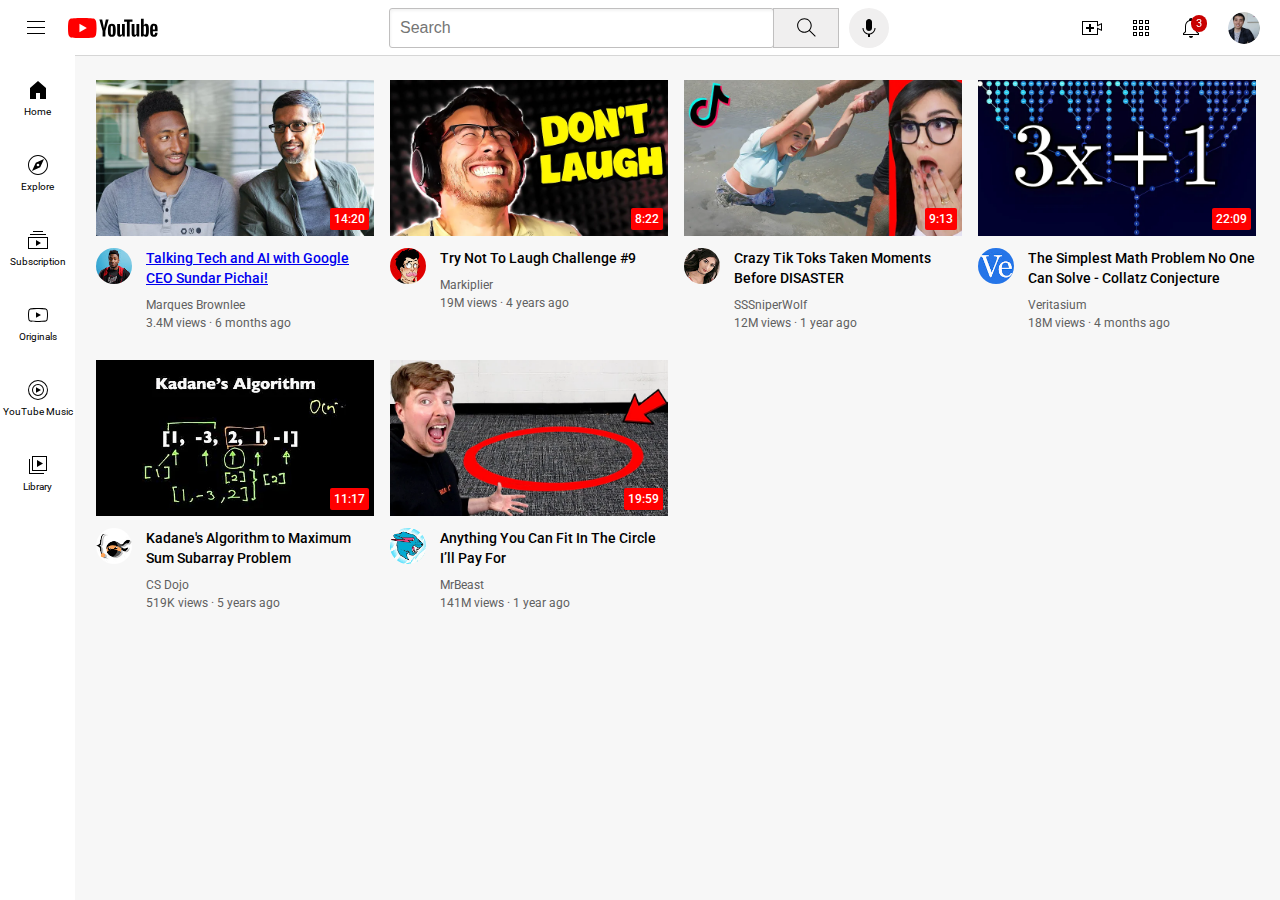
<file: index.html>
<!DOCTYPE html>
<html>
  <head>
    <title>YouTube.com Clone</title>

    <link rel="preconnect" href="https://fonts.googleapis.com">
    <link rel="preconnect" href="https://fonts.gstatic.com" crossorigin>
    <link href="https://fonts.googleapis.com/css2?family=Roboto:wght@400;500;700&display=swap" 
    rel="stylesheet">
    <!--Comment-->
    <link rel="stylesheet" href="styles/video.css">
    <link rel="stylesheet" href="styles/general.css">
    <link rel="stylesheet" href="styles/header.css">
    <link rel="stylesheet" href="styles/sidebar.css">
  </head>
    
  <body>
    <header class="header">
      <div class="left-section">
        <img class="hamburger-menu" src="icons/hamburger-menu.svg">
        <img class="youtube-logo" src="icons/youtube-logo.svg">
        
      </div>
      <div class="middle-section">
        <input class="search-bar" type="text" placeholder="Search">
        <button class="search-button">
          <img class="search-icon" src="icons/search.svg">
          <div class="tooltip">Search</div>
        </button>
        <button class="voice-button">
          <img class="voice-search-icon" src="icons/voice-search-icon.svg">
          <div class="tooltip">Search with your voice</div>
        </button>
      </div>
      <div class="right-section">
        <div class="upload-icon-container"><img class="upload-icon" src="icons/upload.svg">
          <div class="tooltip">Create</div>
        </div>

        <div class="youtube-apps-icon-container">
          <img class="youtube-apps-icon" src="icons/youtube-apps.svg">
          <div class="tooltip">YouTube Apps</div>
        </div>
        
        
        <div class="notifications-icon-container">
          <img class="notifications-icon" src="icons/notifications.svg">
          <div class="tooltip">Notifications</div>
          <div class="notifications-count">3</div>
        </div>
        <img class="current-user-picture" src="channel-pic/my-channel.jpeg">
      </div>
    </header>

      <nav class="sidebar">
        <div class="sidebar-link">
          <img src="icons/home.svg">
          <div>Home</div>
        </div>
        <div class="sidebar-link">
          <img src="icons/explore.svg">
          <div>Explore</div>
        </div>
        <div class="sidebar-link">
          <img src="icons/subscriptions.svg">
          <div>Subscription</div>
        </div>
        <div class="sidebar-link">
          <img src="icons/originals.svg">
          <div>Originals</div>
        </div>
        <div class="sidebar-link">
          <img src="icons/youtube-music.svg">
          <div>YouTube Music</div>
        </div>
        <div class="sidebar-link">
          <img src="icons/library.svg">
          <div>Library</div>
        </div>

      </nav>
      
    

    <main>
      <section class="video-grid">
        <div class="video-preview">
          <div class="thumbnail-row">
            <a href="https://www.youtube.com/watch?v=n2RNcPRtAiY"><img class="thumbnail" src="thumbnails/thumbnail-1.webp"></a> 
            <div class="video-time">14:20</div>
          </div>
          <div class="video-info-grid">
            <div class="channel-picture">
              <img class="profile-picture" src="channel-pic/channel-1.jpeg">
              
            </div>
            <div class="video-info">
              <p class="video-title">
                <a href="https://www.youtube.com/watch?v=n2RNcPRtAiY"> Talking Tech and AI with Google CEO Sundar Pichai!</a> 
            </p>
              <p class="video-author">
                Marques Brownlee
              </p>
              <p class="video-stats">
                3.4M views &#183; 6 months ago
              </p>
            </div>
            
    
          </div>
    
        </div>
    
        <div class="video-preview">
          <div class="thumbnail-row">
            <img class="thumbnail" src="thumbnails/thumbnail-2.webp">
            <div class="video-time">8:22</div>
          </div>
          <div class="video-info-grid">
            <div class="channel-picture">
              <img class="profile-picture" src="channel-pic/channel-2.jpeg">
            </div>
            <div class="video-info">
              <p class="video-title">
                Try Not To Laugh Challenge #9
            </p>
              <p class="video-author">
                Markiplier
              </p>
              <p class="video-stats">
                19M views &#183; 4 years ago
              </p>
            </div>
            
    
          </div>
    
        </div>
    
        <div class="video-preview">
          <div class="thumbnail-row">
            <img class="thumbnail" src="thumbnails/thumbnail-3.webp">
            <div class="video-time">9:13</div>
          </div>
          <div class="video-info-grid">
            <div class="channel-picture">
              <img class="profile-picture" src="channel-pic/channel-3.jpeg">
            </div>
            <div class="video-info">
              <p class="video-title">
                Crazy Tik Toks Taken Moments Before DISASTER
            </p>
              <p class="video-author">
                SSSniperWolf
              </p>
              <p class="video-stats">
                12M views &#183; 1 year ago
              </p>
            </div>
            
    
          </div>
    
        </div>
    
        <div class="video-preview">
          <div class="thumbnail-row">
            <img class="thumbnail" src="thumbnails/thumbnail-4.webp">
            <div class="video-time">22:09</div>
          </div>
          <div class="video-info-grid">
            <div class="channel-picture">
              <img class="profile-picture" src="channel-pic/channel-4.jpeg">
            </div>
            <div class="video-info">
              <p class="video-title">
                The Simplest Math Problem No One Can Solve - Collatz Conjecture
            </p>
              <p class="video-author">
                Veritasium
              </p>
              <p class="video-stats">
                18M views &#183; 4 months ago
              </p>
            </div>
            
    
          </div>
    
        </div>
    
        <div class="video-preview">
          <div class="thumbnail-row">
            <img class="thumbnail" src="thumbnails/thumbnail-5.webp">
            <div class="video-time">11:17</div>
          </div>
          <div class="video-info-grid">
            <div class="channel-picture">
              <img class="profile-picture" src="channel-pic/channel-5.jpeg">
            </div>
            <div class="video-info">
              <p class="video-title">
                Kadane's Algorithm to Maximum Sum Subarray Problem
            </p>
              <p class="video-author">
                CS Dojo
              </p>
              <p class="video-stats">
                519K views &#183; 5 years ago
              </p>
            </div>
            
    
          </div>
    
        </div>
    
        <div class="video-preview">
          <div class="thumbnail-row">
            <img class="thumbnail" src="thumbnails/thumbnail-6.webp">
            <div class="video-time">19:59</div>
          </div>
          <div class="video-info-grid">
            <div class="channel-picture">
              <img class="profile-picture" src="channel-pic/channel-6.jpeg">
            </div>
            <div class="video-info">
              <p class="video-title">
                Anything You Can Fit In The Circle I’ll Pay For
            </p>
              <p class="video-author">
                MrBeast
              </p>
              <p class="video-stats">
                141M views &#183; 1 year ago
              </p>
            </div>
            
    
          </div>
    
        </div>
      </section>
    </main>

    
  
  </body>

</html>
</file>
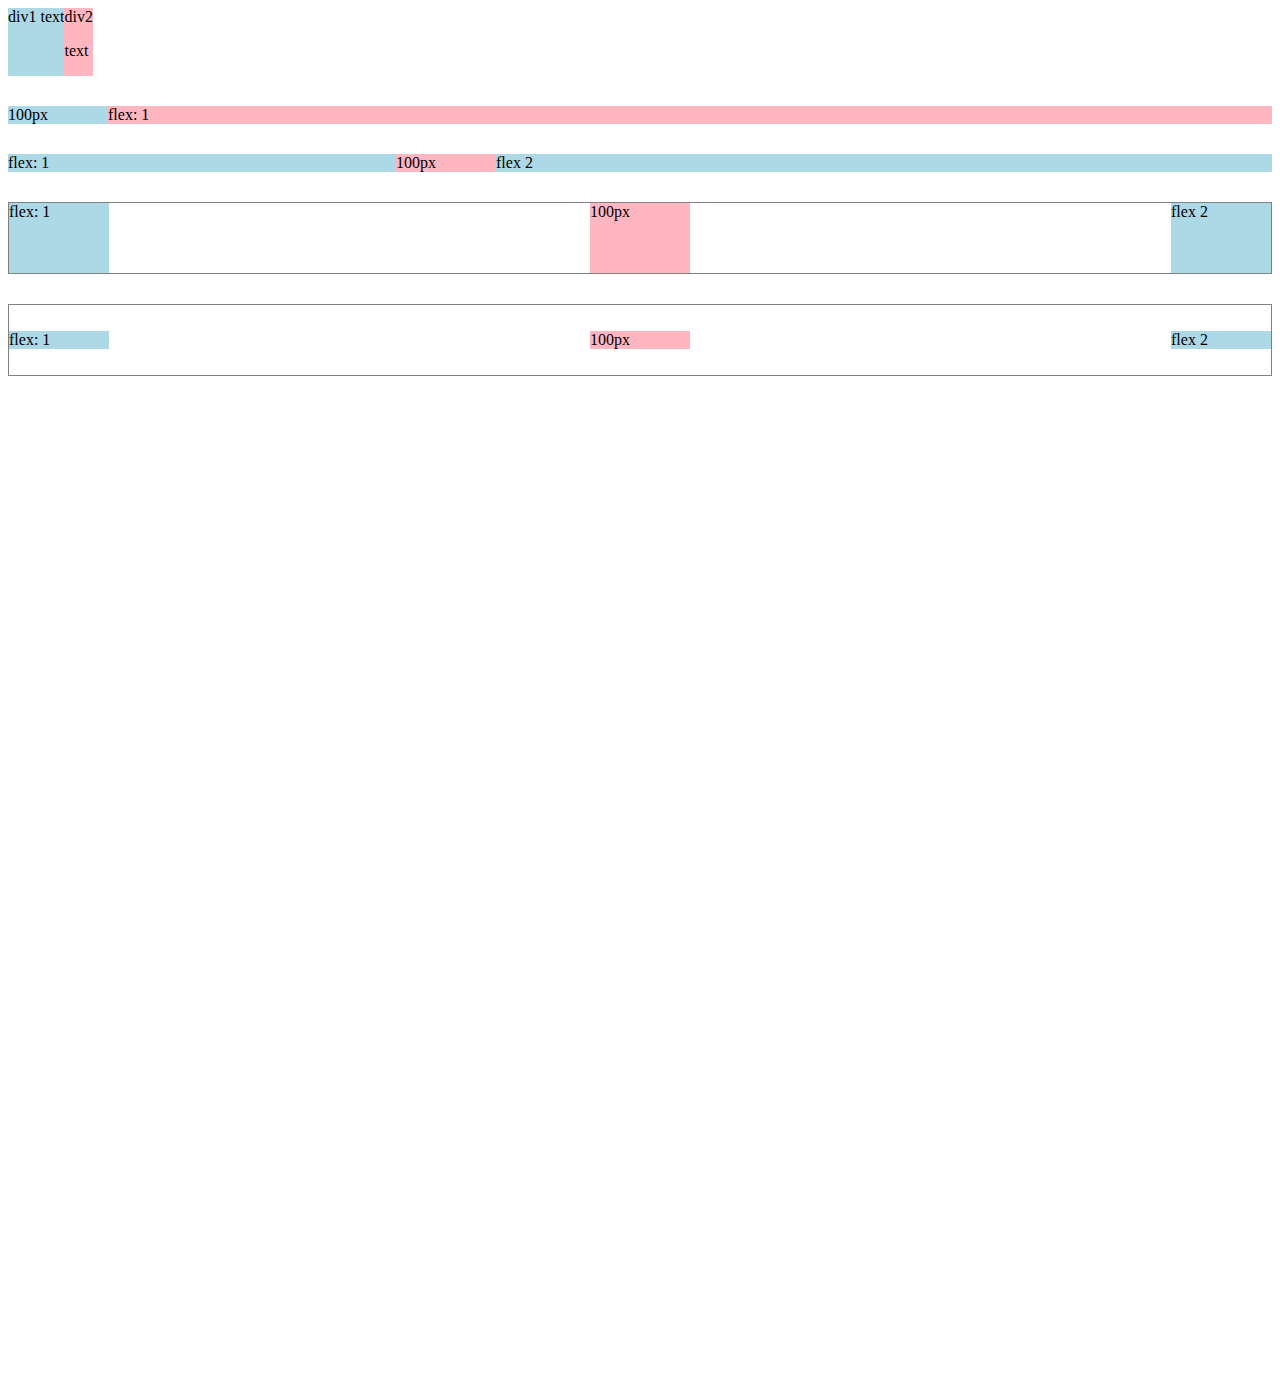
<file: flexbox.html>
<!DOCTYPE html>
<html>
  <head>
    <title>Flexbox practice</title>

  </head>
  <body style="padding-bottom: 1000px;">
    <div style="
      display: flex;
      flex-direction: row;
      ">
      <div style="background-color: lightblue;"> 
        div1 text
      </div>
      <div style="background-color: lightpink;">
        div2 <p>text</p>
      </div>
    </div>

    <div style="
      margin-top: 30px;
      display: flex;
      flex-direction: row;
      ">
      <div style="
        background-color: lightblue;
        width: 100px;
      ">100px</div>
      <div style="
        background-color: lightpink;
        flex: 1;
      ">flex: 1</div>
    </div>

    <div style="
      margin-top: 30px;
      display: flex;
      flex-direction: row;
      ">
      
      <div style="
        background-color: lightblue;
        flex: 1;
      ">flex: 1</div>
      <div style="
        background-color: lightpink;
        width: 100px;
      ">100px</div>
      
      <div style="
        background-color: lightblue;
        flex: 2;
      ">flex 2</div>
    </div>

    <div style="
      margin-top: 30px;
      height: 70px;
      border: solid;
      border-width: 1px;
      border-color: gray;
      display: flex;
      flex-direction: row;
      justify-content: space-between;
      ">
      
      <div style="
        background-color: lightblue;
        width: 100px;
      ">flex: 1</div>
      <div style="
        background-color: lightpink;
        width: 100px;
      ">100px</div>
      
      <div style="
        background-color: lightblue;
        width: 100px;
      ">flex 2</div>
    </div>

    <div style="
      margin-top: 30px;
      height: 70px;
      border: solid;
      border-width: 1px;
      border-color: gray;
      display: flex;
      flex-direction: row;
      justify-content: space-between;
      align-items: center;
      ">
      
      <div style="
        background-color: lightblue;
        width: 100px;
      ">flex: 1</div>
      <div style="
        background-color: lightpink;
        width: 100px;
      ">100px</div>
      
      <div style="
        background-color: lightblue;
        width: 100px;
      ">flex 2</div>
    </div>
    
  </body>
</html>
</file>
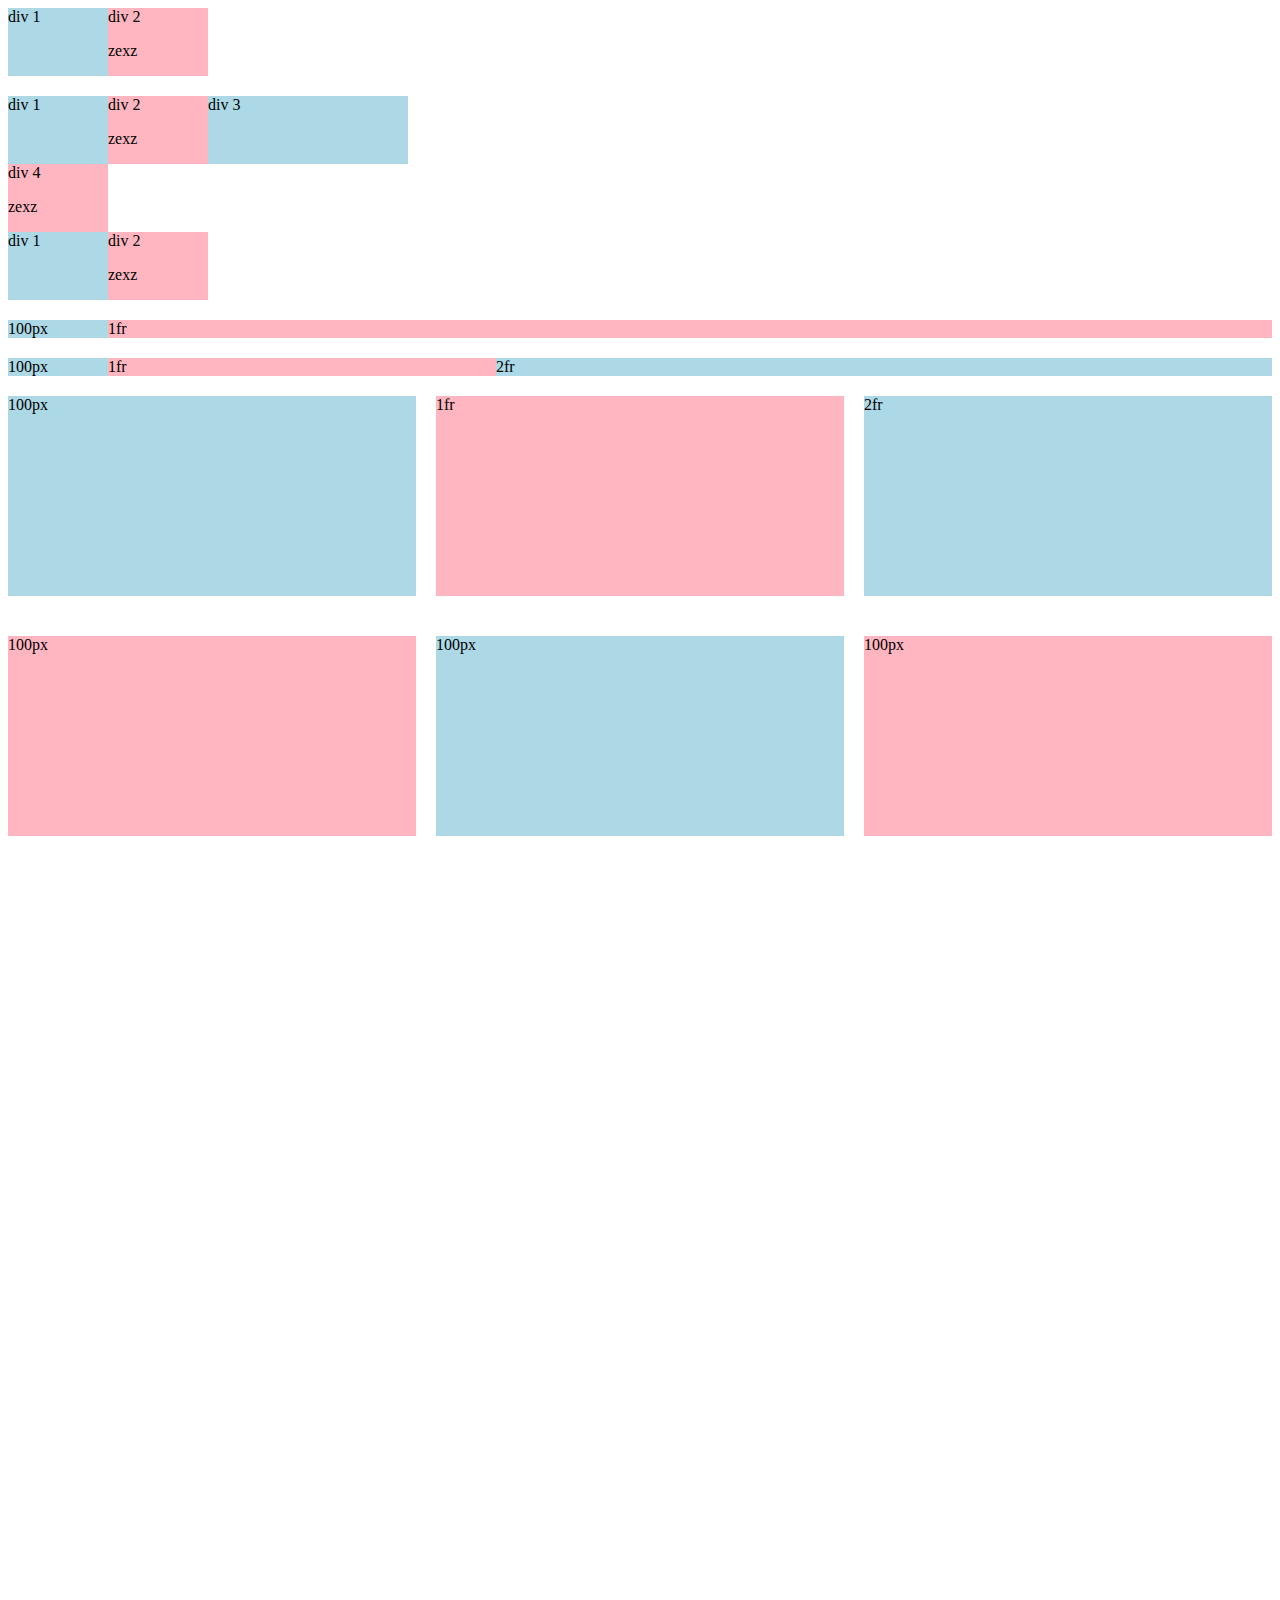
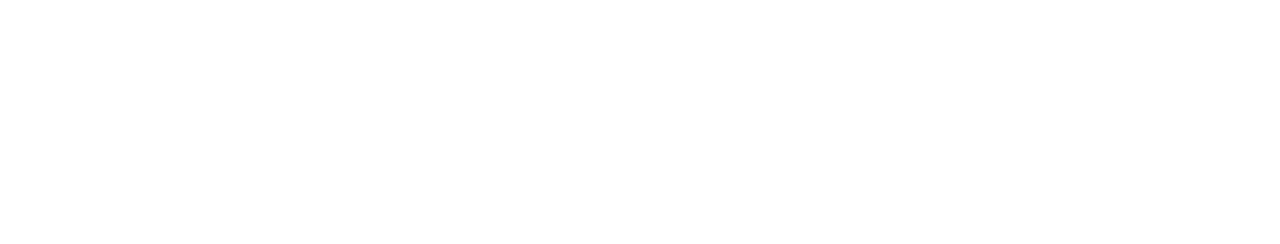
<file: grid.html>
<!DOCTYPE html>
<html>

  <head>
    <title>Grid practice</title>

  </head>

  <body style="padding-bottom: 1000px;">
    <div style="
      display: grid;
      grid-template-columns: 100px 100px;
      ">
      <div style="background-color: lightblue;">div 1</div>
      <div style="background-color: lightpink;">div 2 <p>zexz</p></div>
    </div>

    <div style="
      margin-top: 20px;
      display: grid;
      grid-template-columns: 100px 100px 200px;
      ">
      <div style="background-color: lightblue;">div 1</div>
      <div style="background-color: lightpink;">div 2 <p>zexz</p></div>
      <div style="background-color: lightblue;">div 3</div>
      <div style="background-color: lightpink;">div 4 <p>zexz</p></div>
    </div>

    <div style="
      display: grid;
      grid-template-columns: 100px 100px;
      ">
      <div style="background-color: lightblue;">div 1</div>
      <div style="background-color: lightpink;">div 2 <p>zexz</p></div>
    </div>

    <div style="
      margin-top: 20px;
      display: grid;
      grid-template-columns: 100px 1fr;
      ">
      <div style="background-color: lightblue;">100px</div>
      <div style="background-color: lightpink;">1fr</div>
    </div>

    <div style="
      margin-top: 20px;
      display: grid;
      grid-template-columns: 100px 1fr 2fr;
      ">
      <div style="background-color: lightblue;">100px</div>
      <div style="background-color: lightpink;">1fr</div>
      <div style="background-color: lightblue;">2fr</div>
    </div>

    <div style="
      margin-top: 20px;
      display: grid;
      grid-template-columns: 1fr 1fr 1fr;
      column-gap: 20px;
      row-gap: 40px;
      ">
      <div style="background-color: lightblue; height: 200px;">100px</div>
      <div style="background-color: lightpink;">1fr</div>
      <div style="background-color: lightblue;">2fr</div>
      <div style="background-color: lightpink; height: 200px;">100px</div>
      <div style="background-color: lightblue; height: 200px;">100px</div>
      <div style="background-color: lightpink; height: 200px;">100px</div>

    </div>
  </body>

</html>
</file>
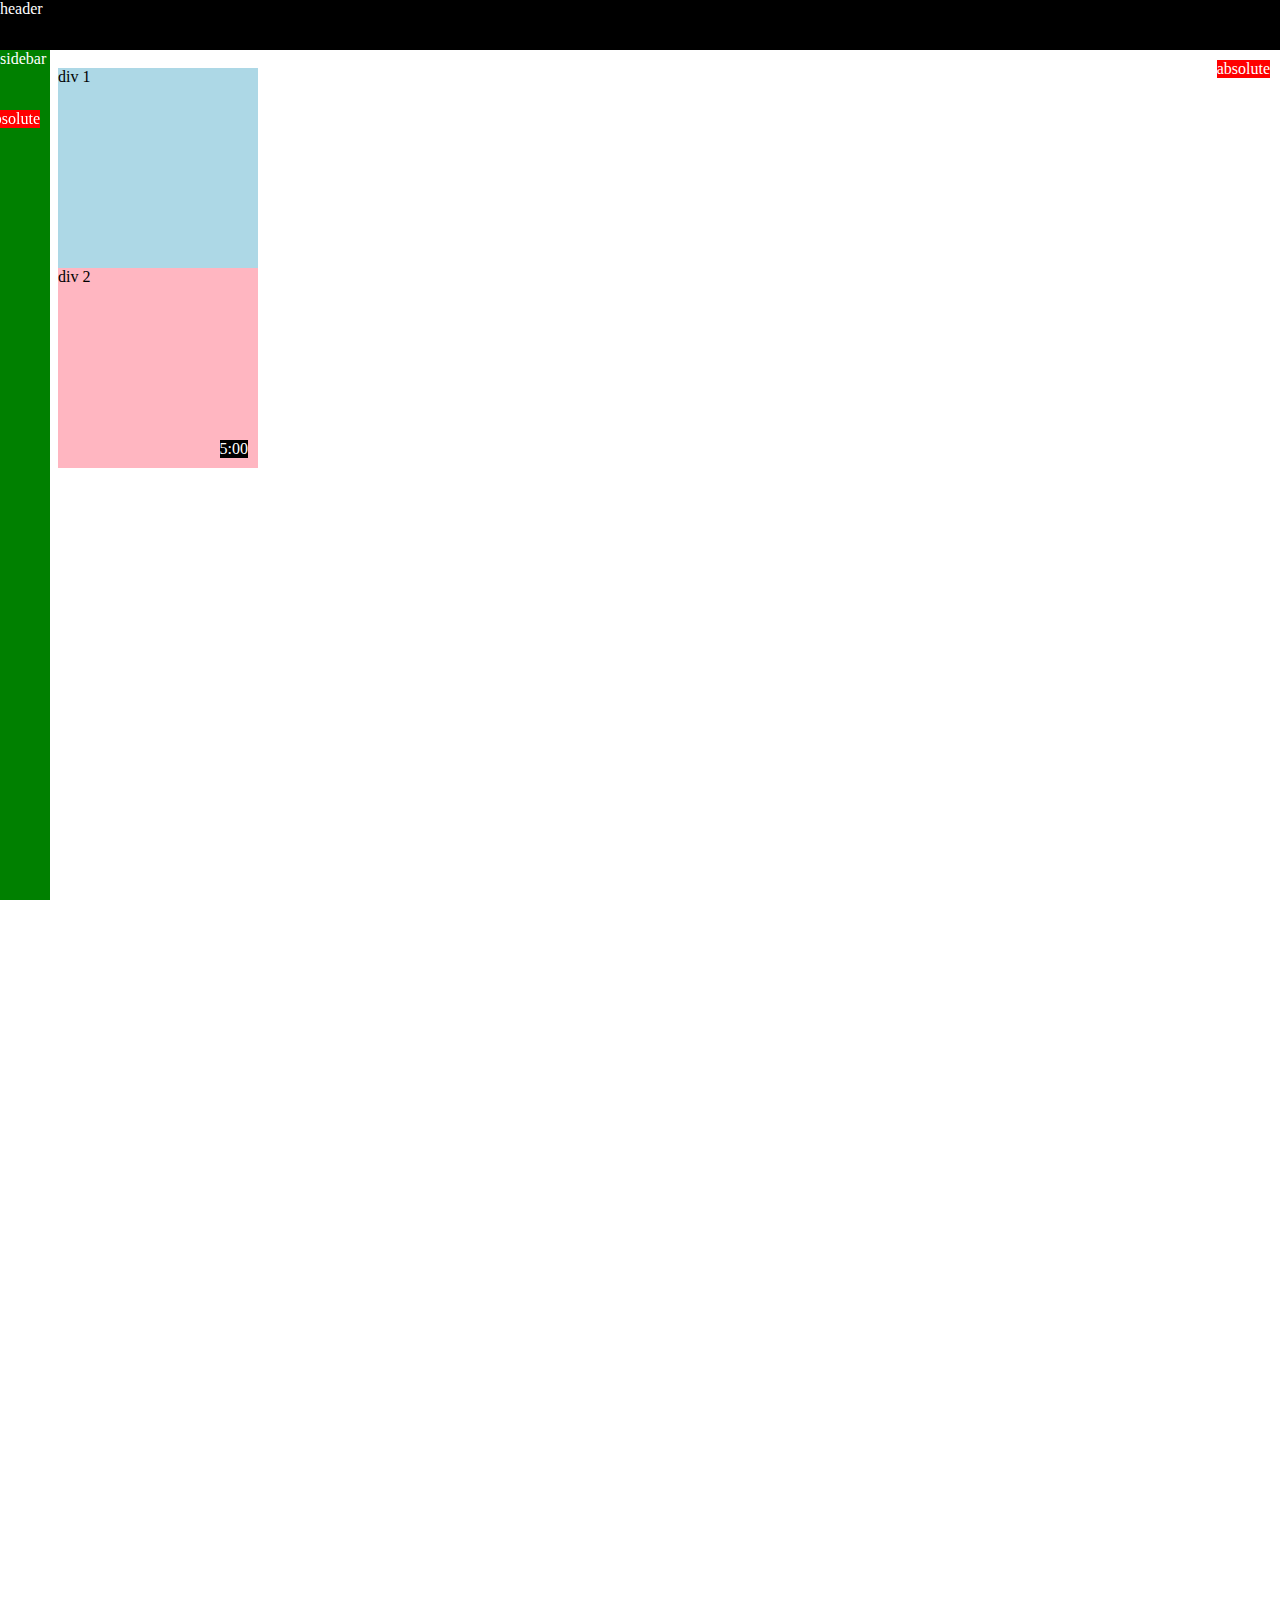
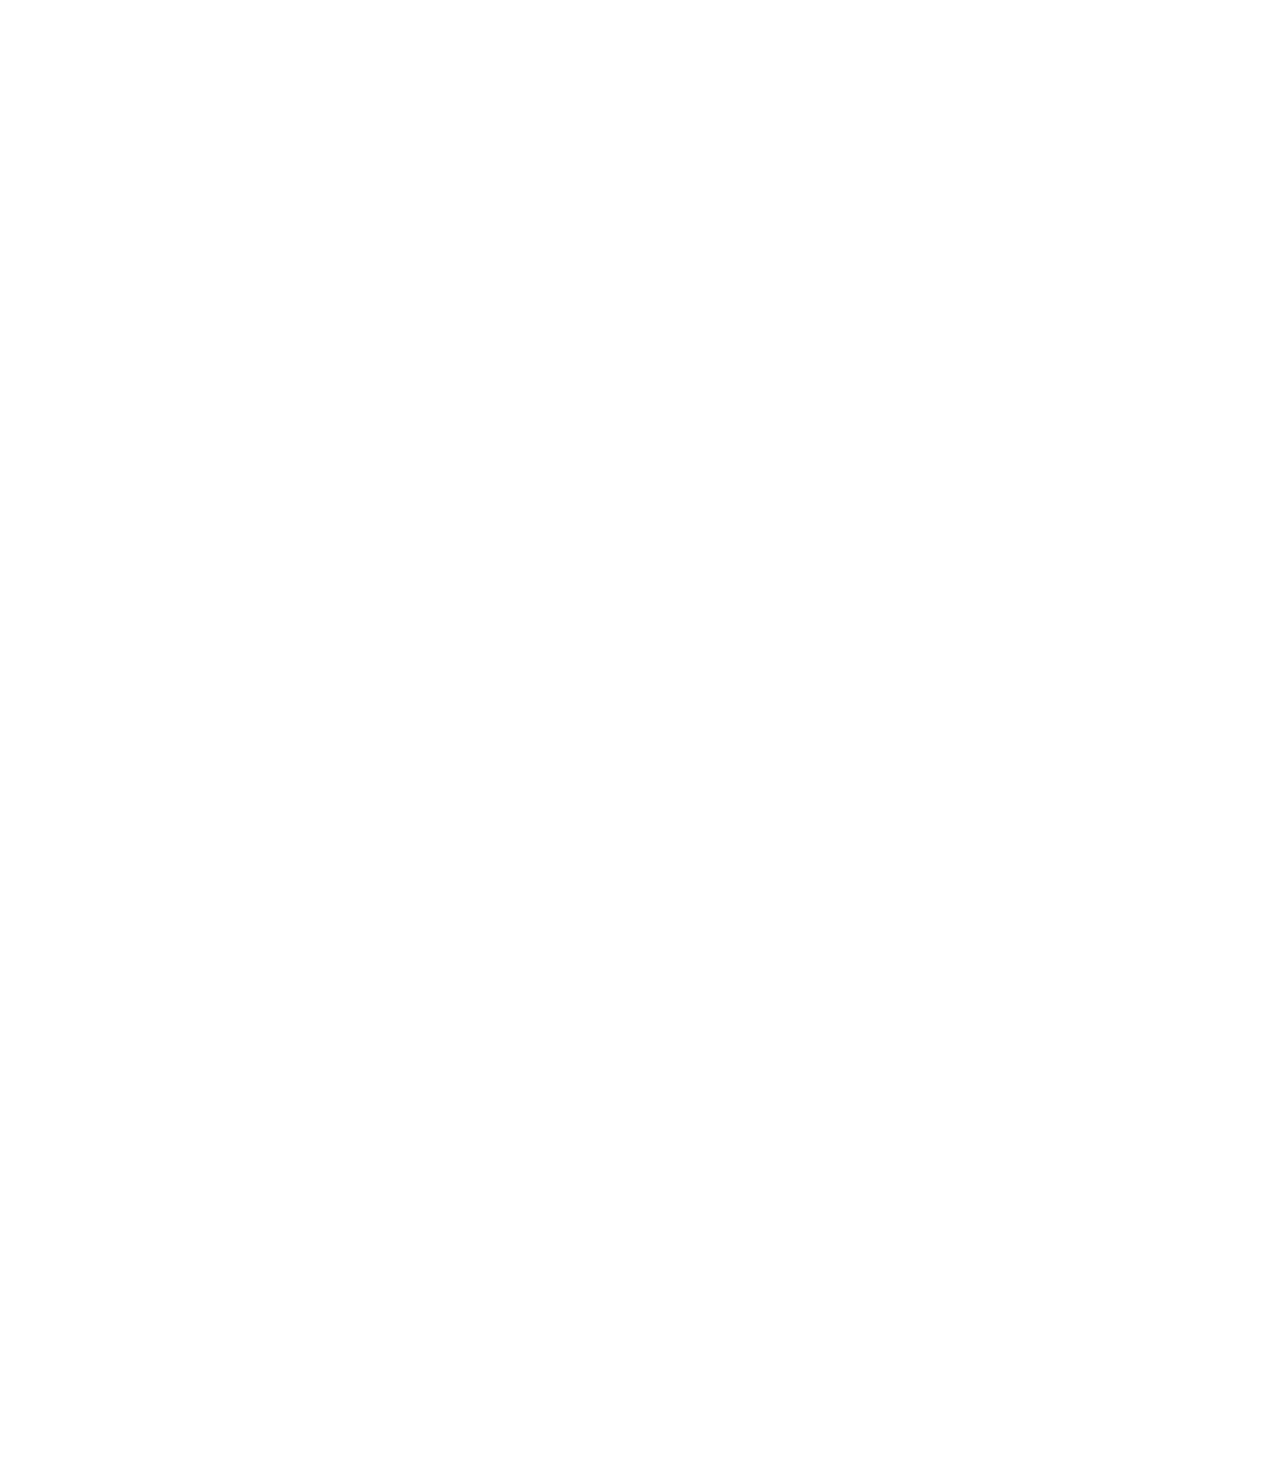
<file: position.html>
<!DOCTYPE html>
 <html>
  <head>
    <title>Position</title>
  </head>
  <body style="height: 3000px;
  padding-top: 60px;
  padding-left: 50px;
  ">
    <div style="background-color: black;
    color: white;
    position: fixed;
    top: 0px;
    left: 0px;
    right: 0;
    height: 50px;
    z-index: 100;
    ">header
    </div>
    <div style="
    background-color: green;
    color: white;
    position: fixed;
    bottom: 0px;
    left: 0px;
    top: 50px;
    width: 50px;
    ">
      sidebar
      <div style="
      position: absolute;
      background-color: red;
      color: white;
      right: 10px;
      top: 60px;
      ">
        absolute
      </div>
    </div>

    <div style="
    position: absolute;
    background-color: red;
    color: white;
    right: 10px;
    top: 60px;
    ">
      absolute
    </div>


    <div style="background-color: lightblue;
    height: 200px;
    width: 200px;
    position: static;
    "> div 1
    </div>
    <div style="background-color: lightpink;
    height: 200px;
    width: 200px;
    position: relative;
    ">div 2
        <div style="
        position: absolute;
        background-color: black;
        color: white;
        bottom: 10px;
        right: 10px;
        ">
          5:00
        </div>
    </div>
  </body>
 </html>
</file>
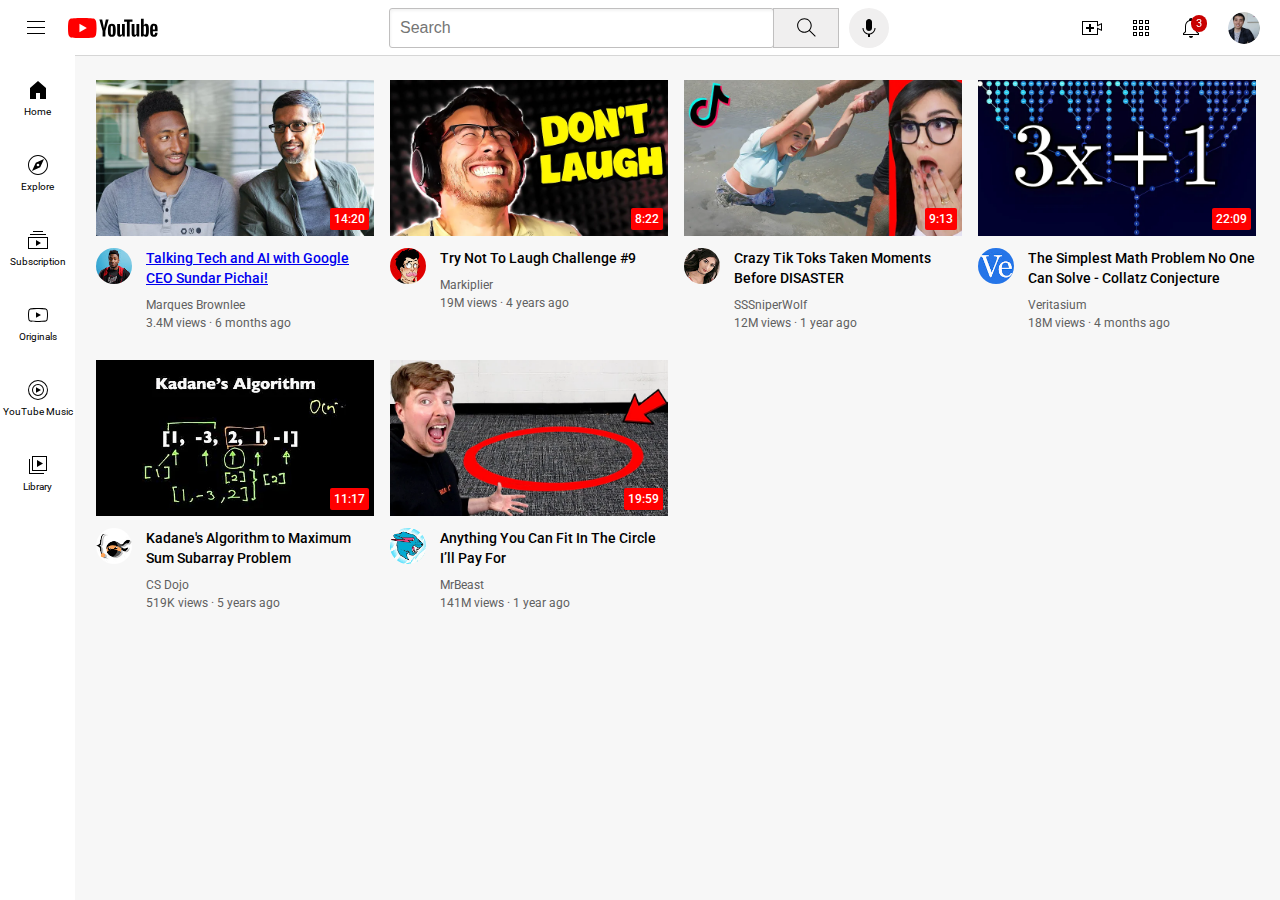
<file: youtube.html>
<!DOCTYPE html>
<html>
  <head>
    <title>YouTube.com Clone</title>

    <link rel="preconnect" href="https://fonts.googleapis.com">
    <link rel="preconnect" href="https://fonts.gstatic.com" crossorigin>
    <link href="https://fonts.googleapis.com/css2?family=Roboto:wght@400;500;700&display=swap" 
    rel="stylesheet">
    <!--Comment-->
    <link rel="stylesheet" href="styles/video.css">
    <link rel="stylesheet" href="styles/general.css">
    <link rel="stylesheet" href="styles/header.css">
    <link rel="stylesheet" href="styles/sidebar.css">
  </head>
    
  <body>
    <header class="header">
      <div class="left-section">
        <img class="hamburger-menu" src="icons/hamburger-menu.svg">
        <img class="youtube-logo" src="icons/youtube-logo.svg">
        
      </div>
      <div class="middle-section">
        <input class="search-bar" type="text" placeholder="Search">
        <button class="search-button">
          <img class="search-icon" src="icons/search.svg">
          <div class="tooltip">Search</div>
        </button>
        <button class="voice-button">
          <img class="voice-search-icon" src="icons/voice-search-icon.svg">
          <div class="tooltip">Search with your voice</div>
        </button>
      </div>
      <div class="right-section">
        <div class="upload-icon-container"><img class="upload-icon" src="icons/upload.svg">
          <div class="tooltip">Create</div>
        </div>

        <div class="youtube-apps-icon-container">
          <img class="youtube-apps-icon" src="icons/youtube-apps.svg">
          <div class="tooltip">YouTube Apps</div>
        </div>
        
        
        <div class="notifications-icon-container">
          <img class="notifications-icon" src="icons/notifications.svg">
          <div class="tooltip">Notifications</div>
          <div class="notifications-count">3</div>
        </div>
        <img class="current-user-picture" src="channel-pic/my-channel.jpeg">
      </div>
    </header>

      <nav class="sidebar">
        <div class="sidebar-link">
          <img src="icons/home.svg">
          <div>Home</div>
        </div>
        <div class="sidebar-link">
          <img src="icons/explore.svg">
          <div>Explore</div>
        </div>
        <div class="sidebar-link">
          <img src="icons/subscriptions.svg">
          <div>Subscription</div>
        </div>
        <div class="sidebar-link">
          <img src="icons/originals.svg">
          <div>Originals</div>
        </div>
        <div class="sidebar-link">
          <img src="icons/youtube-music.svg">
          <div>YouTube Music</div>
        </div>
        <div class="sidebar-link">
          <img src="icons/library.svg">
          <div>Library</div>
        </div>

      </nav>
      
    

    <main>
      <section class="video-grid">
        <div class="video-preview">
          <div class="thumbnail-row">
            <a href="https://www.youtube.com/watch?v=n2RNcPRtAiY"><img class="thumbnail" src="thumbnails/thumbnail-1.webp"></a> 
            <div class="video-time">14:20</div>
          </div>
          <div class="video-info-grid">
            <div class="channel-picture">
              <img class="profile-picture" src="channel-pic/channel-1.jpeg">
              
            </div>
            <div class="video-info">
              <p class="video-title">
                <a href="https://www.youtube.com/watch?v=n2RNcPRtAiY"> Talking Tech and AI with Google CEO Sundar Pichai!</a> 
            </p>
              <p class="video-author">
                Marques Brownlee
              </p>
              <p class="video-stats">
                3.4M views &#183; 6 months ago
              </p>
            </div>
            
    
          </div>
    
        </div>
    
        <div class="video-preview">
          <div class="thumbnail-row">
            <img class="thumbnail" src="thumbnails/thumbnail-2.webp">
            <div class="video-time">8:22</div>
          </div>
          <div class="video-info-grid">
            <div class="channel-picture">
              <img class="profile-picture" src="channel-pic/channel-2.jpeg">
            </div>
            <div class="video-info">
              <p class="video-title">
                Try Not To Laugh Challenge #9
            </p>
              <p class="video-author">
                Markiplier
              </p>
              <p class="video-stats">
                19M views &#183; 4 years ago
              </p>
            </div>
            
    
          </div>
    
        </div>
    
        <div class="video-preview">
          <div class="thumbnail-row">
            <img class="thumbnail" src="thumbnails/thumbnail-3.webp">
            <div class="video-time">9:13</div>
          </div>
          <div class="video-info-grid">
            <div class="channel-picture">
              <img class="profile-picture" src="channel-pic/channel-3.jpeg">
            </div>
            <div class="video-info">
              <p class="video-title">
                Crazy Tik Toks Taken Moments Before DISASTER
            </p>
              <p class="video-author">
                SSSniperWolf
              </p>
              <p class="video-stats">
                12M views &#183; 1 year ago
              </p>
            </div>
            
    
          </div>
    
        </div>
    
        <div class="video-preview">
          <div class="thumbnail-row">
            <img class="thumbnail" src="thumbnails/thumbnail-4.webp">
            <div class="video-time">22:09</div>
          </div>
          <div class="video-info-grid">
            <div class="channel-picture">
              <img class="profile-picture" src="channel-pic/channel-4.jpeg">
            </div>
            <div class="video-info">
              <p class="video-title">
                The Simplest Math Problem No One Can Solve - Collatz Conjecture
            </p>
              <p class="video-author">
                Veritasium
              </p>
              <p class="video-stats">
                18M views &#183; 4 months ago
              </p>
            </div>
            
    
          </div>
    
        </div>
    
        <div class="video-preview">
          <div class="thumbnail-row">
            <img class="thumbnail" src="thumbnails/thumbnail-5.webp">
            <div class="video-time">11:17</div>
          </div>
          <div class="video-info-grid">
            <div class="channel-picture">
              <img class="profile-picture" src="channel-pic/channel-5.jpeg">
            </div>
            <div class="video-info">
              <p class="video-title">
                Kadane's Algorithm to Maximum Sum Subarray Problem
            </p>
              <p class="video-author">
                CS Dojo
              </p>
              <p class="video-stats">
                519K views &#183; 5 years ago
              </p>
            </div>
            
    
          </div>
    
        </div>
    
        <div class="video-preview">
          <div class="thumbnail-row">
            <img class="thumbnail" src="thumbnails/thumbnail-6.webp">
            <div class="video-time">19:59</div>
          </div>
          <div class="video-info-grid">
            <div class="channel-picture">
              <img class="profile-picture" src="channel-pic/channel-6.jpeg">
            </div>
            <div class="video-info">
              <p class="video-title">
                Anything You Can Fit In The Circle I’ll Pay For
            </p>
              <p class="video-author">
                MrBeast
              </p>
              <p class="video-stats">
                141M views &#183; 1 year ago
              </p>
            </div>
            
    
          </div>
    
        </div>
      </section>
    </main>

    
  
  </body>

</html>
</file>
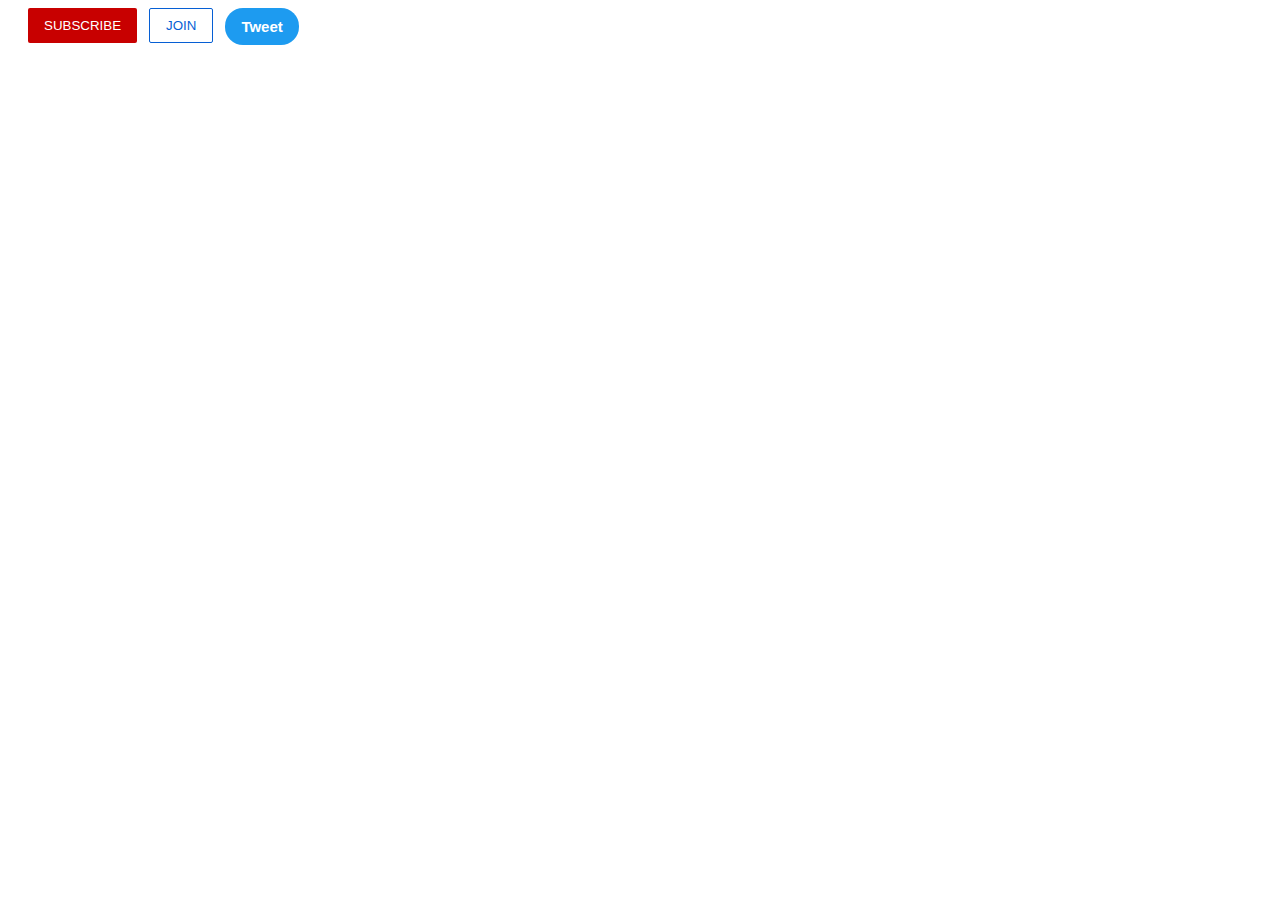
<file: intro-to-html/buttons.html>
<!DOCTYPE html>
<html>
  <head>
    <title>Buttons Practice</title>
    <link rel="stylesheet" href="styles/buttons.css">
  </head>

  <body>
    <button class="subscribe-button">
      SUBSCRIBE
    </button>
    
    <button class="join-button">
      JOIN
    </button>
    
    <button class="tweet-button">
      Tweet
    </button>
  </body>

</html>
</file>
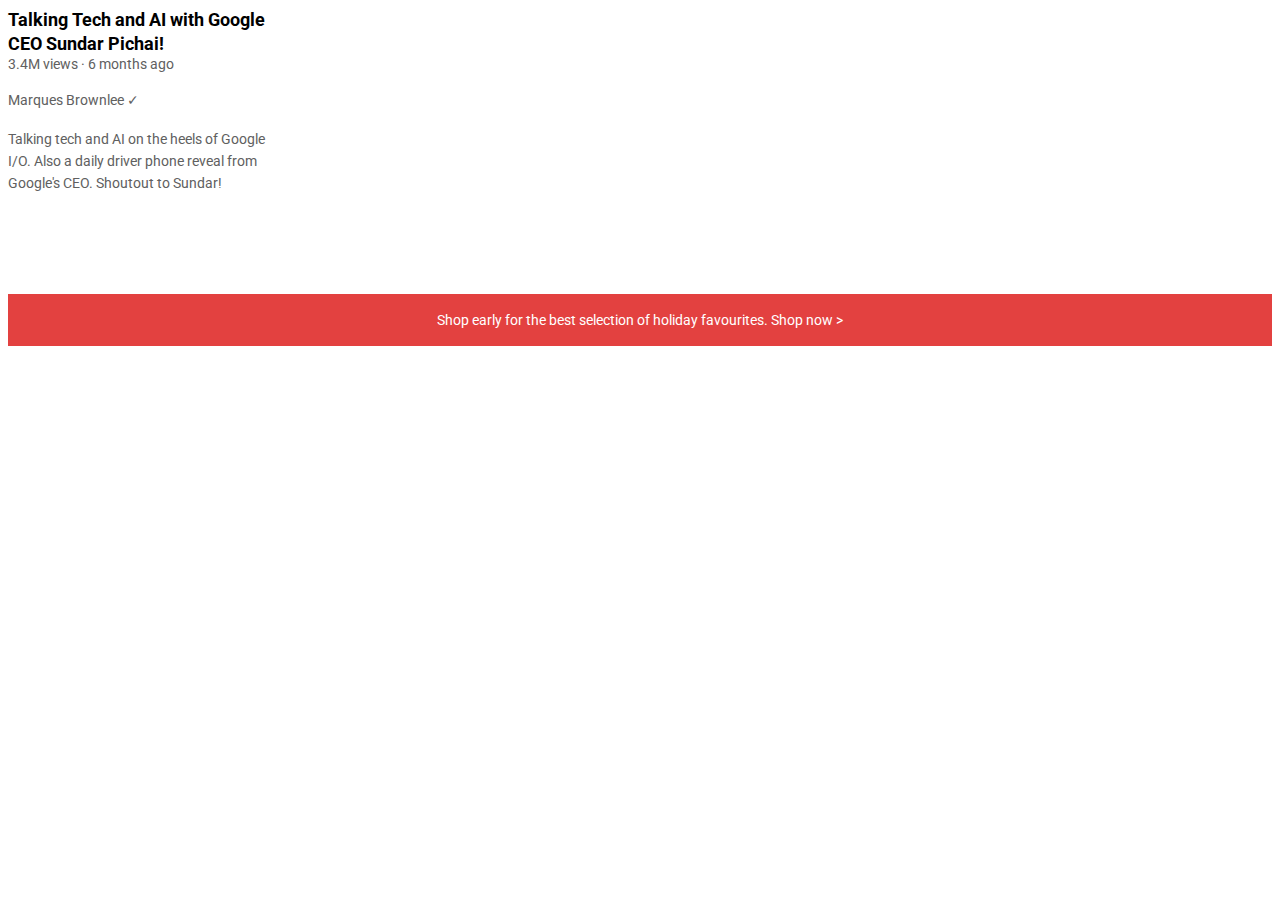
<file: intro-to-html/text.html>
<!DOCTYPE html>
<html>
  <head>
    <title>Text Practice</title>

    <link rel="preconnect" href="https://fonts.googleapis.com">
    <link rel="preconnect" href="https://fonts.gstatic.com" crossorigin>
    <link href="https://fonts.googleapis.com/css2?family=Roboto:wght@400;700&display=swap" rel="stylesheet">
    <link rel="stylesheet" href="styles/text.css">
    
  </head>

  <body>
    <p class="video-title">
      Talking Tech and AI with Google CEO Sundar Pichai!
    </p>
    
    <p class="video-stats">
      3.4M views &#183; 6 months ago
    </p>
    
    <p class="video-author">
      Marques Brownlee &#10003
    </p>
    
    <p class="video-description">
      Talking tech and AI on the heels of Google I/O. Also a daily driver 
      phone reveal from Google's CEO. Shoutout to Sundar!
    </p>
    
    <p class="apple-text">
      Shop early for the best selection of holiday favourites. 
      <span class="underline-text">Shop now &gt;</span> 
    </p>
  </body>
</html>
</file>
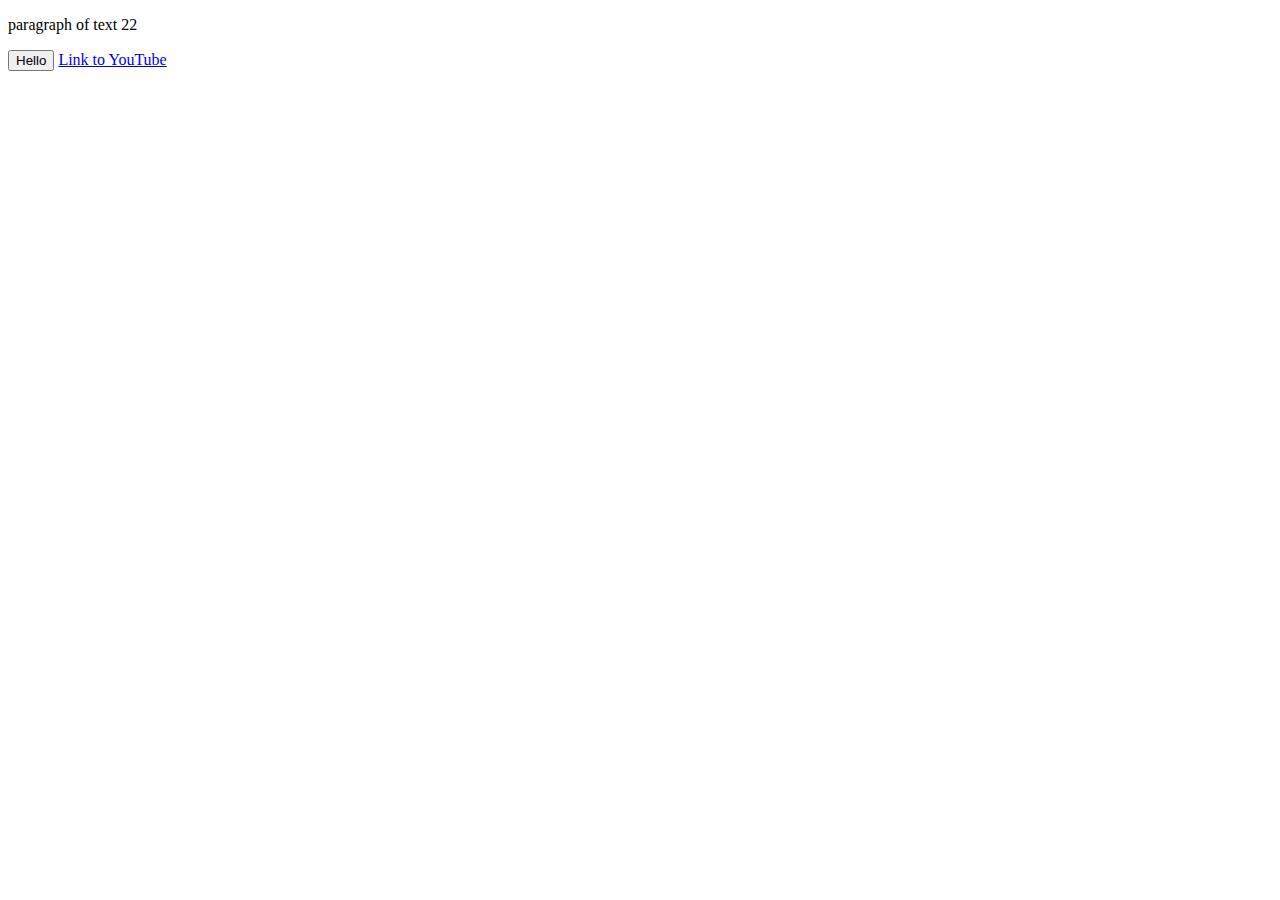
<file: intro-to-html/website.html>
<!DOCTYPE html>
<html>
  <head>
    <title>First website</title>
  </head>

  <body>
    <p>
      paragraph of text 22
    </p>
    
    <button>
      Hello
    </button>
    
    <a href="https://www.youtube.com/" target="_blank">
      Link to YouTube
    </a>
  </body>
</html>
</file>
<file: styles/video.css>
.thumbnail {
  width: 100%;
  
}

/*Comment*/

.video-title {
  margin-top: 0;
  font-size: 14px;
  font-weight: 500;
  line-height: 20px;
  margin-bottom: 10px;
}


.video-info-grid {
  display: grid;
  grid-template-columns: 50px 1fr;
}

.profile-picture {
  width: 36px;
  border-radius: 50px;
}

.thumbnail-row {
  margin-bottom: 8px;
  position: relative;
}

.video-stats,
.video-author {
  font-size: 12px;
  color: rgb(96, 96, 96);

}

.video-author {
  margin-bottom: 4px;
}

.video-grid {
  display: grid;
  grid-template-columns: 1fr 1fr 1fr;
  column-gap: 16px;
  row-gap: 30px;
  
}

@media (max-width: 870px) {
  .video-grid{
  grid-template-columns: 1fr 1fr;
  }
}

@media (min-width: 751px) and (max-width:999px) {
  .video-grid{
    grid-template-columns: 1fr 1fr 1fr;
    }
}

@media (min-width: 1000px) {
  .video-grid{
    grid-template-columns: 1fr 1fr 1fr 1fr;
    }
}



.video-time {
  background-color: red;
  color: white;
  position: absolute;
  bottom: 10px;
  right: 5px;
  font-size: 12px;
  font-weight: 500;
  padding: 4px;
  border-radius: 2px;
}
</file>
<file: styles/general.css>
p {
  font-family: Roboto, Arial;
  margin-top: 0;
  margin-bottom: 0;
}

body {
  font-family: roboto,arial;
  margin: 0;
  padding-top: 80px;
  padding-left: 96px;
  padding-right: 24px;
  background-color: rgb(247, 247, 247);
}
</file>
<file: styles/header.css>
.header {
  height: 55px;

  display: flex;
  flex-direction: row;
  justify-content: space-between;

  position: fixed;
  top: 0;
  left: 0;
  right: 0;
  background-color: white;
  border-bottom-width: 1px;
  border-bottom-style: solid ;
  border-bottom-color: rgb(214, 214, 214);
  z-index: 100;
}

.left-section {
  display: flex;
  align-items: center;
}

.hamburger-menu {
  height: 24px;
  margin-left: 24px;
  margin-right: 20px;
}

.youtube-logo {
  height: 20px;
}

.middle-section {
  flex: 1;
  margin-left: 70px;
  margin-right: 30px;
  max-width: 500px;
  display: flex;
  align-items: center;
  
}

.search-bar {
  flex: 1;
  height: 36px;
  padding-left: 10px;
  font-size: 16px;

  border-radius: 3px;
  border: 1px solid rgb(192, 191, 191);
  box-shadow: inset 1px 2px 3px rgba(0, 0, 0, 0.05);
  width: 0;
}

.search-bar::placeholder {
  font-size: 16px;

}

.search-button {
  height: 40px;
  width: 66px;
  background-color: rgb(240, 239, 239);
  border-width: 1px;
  border-style: solid;
  border-color: rgb(192, 191, 191);
  margin-left: -1px;
  margin-right: 10px;


}

.search-button,
.voice-button,
.upload-icon-container,
.youtube-apps-icon-container,
.notifications-icon-container
 {
  position: relative;
  display: flex;
  justify-content: center;
  align-items: center;
}

.search-button .tooltip,
.voice-button .tooltip,
.upload-icon-container .tooltip,
.youtube-apps-icon-container .tooltip,
.notifications-icon-container .tooltip
 {
  position: absolute;
  background-color: gray;
  color: white;
  padding: 4px;
  padding-left: 8px;
  padding-right: 8px;
  border-radius: 2px;
  font-size: 12px;
  bottom: -30px;
  opacity: 0;
  transition: opacity 0.15s;
  pointer-events: none;
  white-space: nowrap;
}

.search-button:hover .tooltip,
.voice-button:hover .tooltip,
.upload-icon-container:hover .tooltip,
.youtube-apps-icon-container:hover .tooltip,
.notifications-icon-container:hover .tooltip
{
  opacity: 1;
}

.search-icon {
  height: 25px;

}

.voice-button {
  height: 40px;
  width: 40px;
  background-color: rgb(240, 239, 239);
  border: none;
  border-radius: 20px;
}

.voice-search-icon {
  height: 24px;

}

.right-section {
  width: 180px;
  display: flex;
  align-items: center;
  justify-content: space-between;
  margin-right: 20px;
  flex-shrink: 0;
}

.upload-icon {
  height: 24px;

}

.youtube-apps-icon {
  height: 24px;

}

.notifications-icon {
  height: 24px;
}

.notifications-icon-container {
  position: relative;
}

.notifications-count {
  position: absolute;
  top: -1px;
  right: -4px;
  background-color: rgb(201, 0, 0);
  color: white;
  font-size: 11px;
  padding-left: 5px;
  padding-right: 5px;
  padding-top: 2px;
  padding-bottom: 2px;
  border-radius: 10px;
}

.current-user-picture {
  height: 32px;
  border-radius: 16px;
}
</file>
<file: styles/sidebar.css>
.sidebar {
  position: fixed;
  left: 0;
  bottom: 0;
  top: 55px;
  width: 75px;
  background-color: white;
  z-index: 200;
  padding-top: 5px;


}

.sidebar-link {
  height: 75px;
  display: flex;
  justify-content: center;
  align-items: center;
  flex-direction: column;
  cursor: pointer;
}

.sidebar-link:hover {
  background-color: rgb(233, 231, 231);
}

.sidebar-link img {
  height: 24px;
  margin-bottom: 4px;


}

.sidebar-link div {
  font-size: 10px;
}
</file>
<file: intro-to-html/styles/buttons.css>
.subscribe-button {
  background-color: rgb(200, 0, 0);
  color: white;
  border: none;
  border-radius: 2px;
  cursor: pointer;
  margin-right: 8px;
  margin-left: 20px;
  padding-top: 10px;
  padding-bottom: 10px;
  padding-left: 16px;
  padding-right: 16px;

  transition: opacity 0.15s;
  vertical-align: top;
}

.subscribe-button:hover {
  opacity: 0.8;
}

.subscribe-button:active {
  opacity: 0.6;
}


.join-button {
  background-color: white;
  border-color: rgb(6, 95, 212);
  border-style: solid;
  border-width: 1px;
  color: rgb(6, 95, 212);
  border-radius: 2px;
  cursor: pointer;
  padding-top: 9px;
  padding-bottom: 9px;
  padding-left: 16px;
  padding-right: 16px;
  
  
  transition: background-color 0.15s, color 0.15s;

}

.join-button:hover {
  background-color: rgb(6, 95, 212);
  color: white;
}

.join-button:active {
  opacity: 0.7;
}

.tweet-button {
  background-color: rgb(29, 155, 240);
  color: white;
  border: none;
  border-radius: 18px;
  font-weight: bold;
  font-size: 15px;
  cursor: pointer;
  margin-left: 8px;
  padding-top: 10px;
  padding-bottom: 10px;
  padding-left: 16px;
  padding-right: 16px;
  vertical-align: top;

  transition: box-shadow 0.15s;
}

.tweet-button:hover {
  box-shadow: 3px 5px 7px rgba(0,0,0,0.25);
}

.tweet-button:active {
  opacity: 0.7;
}
</file>
<file: intro-to-html/styles/text.css>
p {
  font-family: Roboto;
  margin-top: 0;
  margin-bottom: 0;
}

.video-title {
 font-weight: bold;
 font-size: 18px;
 width: 280px;
 line-height: 24px;
 margin-bottom: 5;
}

.video-stats {
  font-size: 14px;
  color: rgb(96, 96, 96);
  margin-bottom: 20px;
}

.video-author {
  font-size: 14px;
  color: rgb(96, 96, 96);
  margin-bottom: 20px;

}

.video-description {
  font-size: 14px;
  color: rgb(96, 96, 96);
  width: 280px;
  line-height: 22px;
  margin-bottom: 100px;
}

.apple-text {
  margin-bottom: 50px;
  font-size: 14px;
  background-color: rgb(227, 65, 64);
  color: white;
  text-align: center;
  padding-top: 18px;
  padding-bottom: 18px;
  
  
}

.underline-text:hover {
  text-decoration: underline;
  cursor: pointer;
}
</file>
